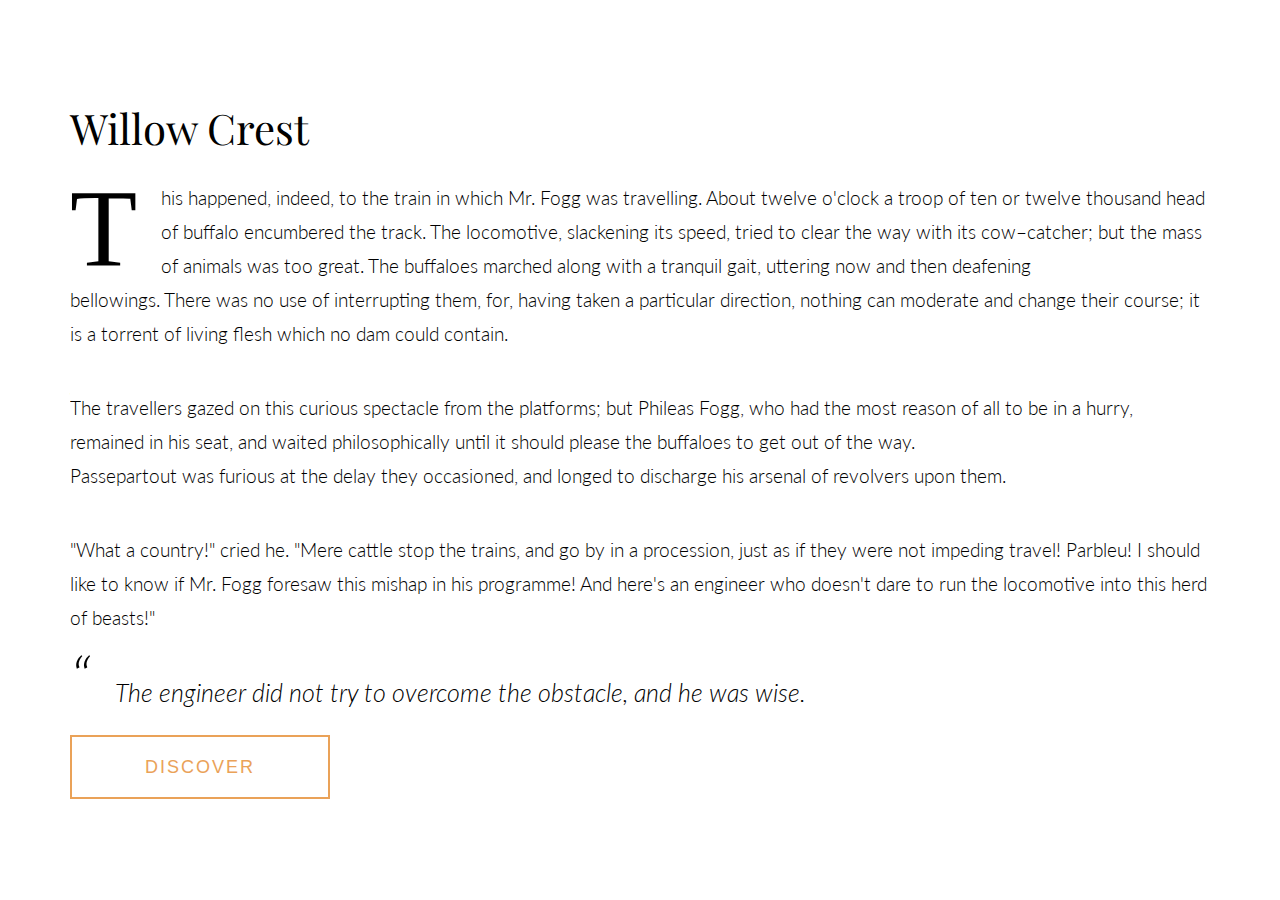
<file: HomeworkFont/index.htm>
<!DOCTYPE html>
<html>
<head>
	<title>Fonts</title>
	<meta name="viewport" content="width=device-width, user-scalable=no, initial-scale=1.0, maximum-scale=1.0, minimum-scale=1.0">
	<link href="https://fonts.googleapis.com/css?family=Playfair+Display" rel="stylesheet">
	<link href="https://fonts.googleapis.com/css?family=Lato:300,300i,700" rel="stylesheet">
	<link rel="stylesheet" type="text/css" href="css/style.css">
</head>
<body>
  <main class="main_content">
  	<h1 class="main_caption">willow crest</h1>	
  		<span class="first_letter"> T </span>
  		<p class="inline"> his happened, indeed, to the train in which Mr. Fogg was travelling. About twelve o'clock a troop of ten or twelve thousand head of buffalo encumbered the track. The locomotive, slackening its speed, tried to clear the way with its cow–catcher; but the mass of animals was too great. The buffaloes marched along with a tranquil gait, uttering now and then deafening 
  		<br>
  		bellowings. There was no use of interrupting them, for, having taken a particular direction, nothing can moderate and change their course; it is a torrent of living flesh which no dam could contain.</p>
  		<p>The travellers gazed on this curious spectacle from the platforms; but Phileas Fogg, who had the most reason of all to be in a hurry, remained in his seat,  and waited philosophically until it should please the buffaloes to get out of the way.
  		<br>
Passepartout was furious at the delay they occasioned, and longed to discharge his arsenal of revolvers upon them.</p>
  		<p>"What a country!" cried he. "Mere cattle stop the trains, and go by in a procession, just as if they were not impeding travel! Parbleu! I should like to know if Mr. Fogg foresaw this mishap in his programme! And here's an engineer who doesn't dare to run the locomotive into this herd of beasts!"</p>
  		<p><span class="point">“</span>     The engineer did not try to overcome the obstacle, and he was wise.</p>
  		<button class="main_button" type="submit">discover</button>
  </main>
</body>
</html>
</file>
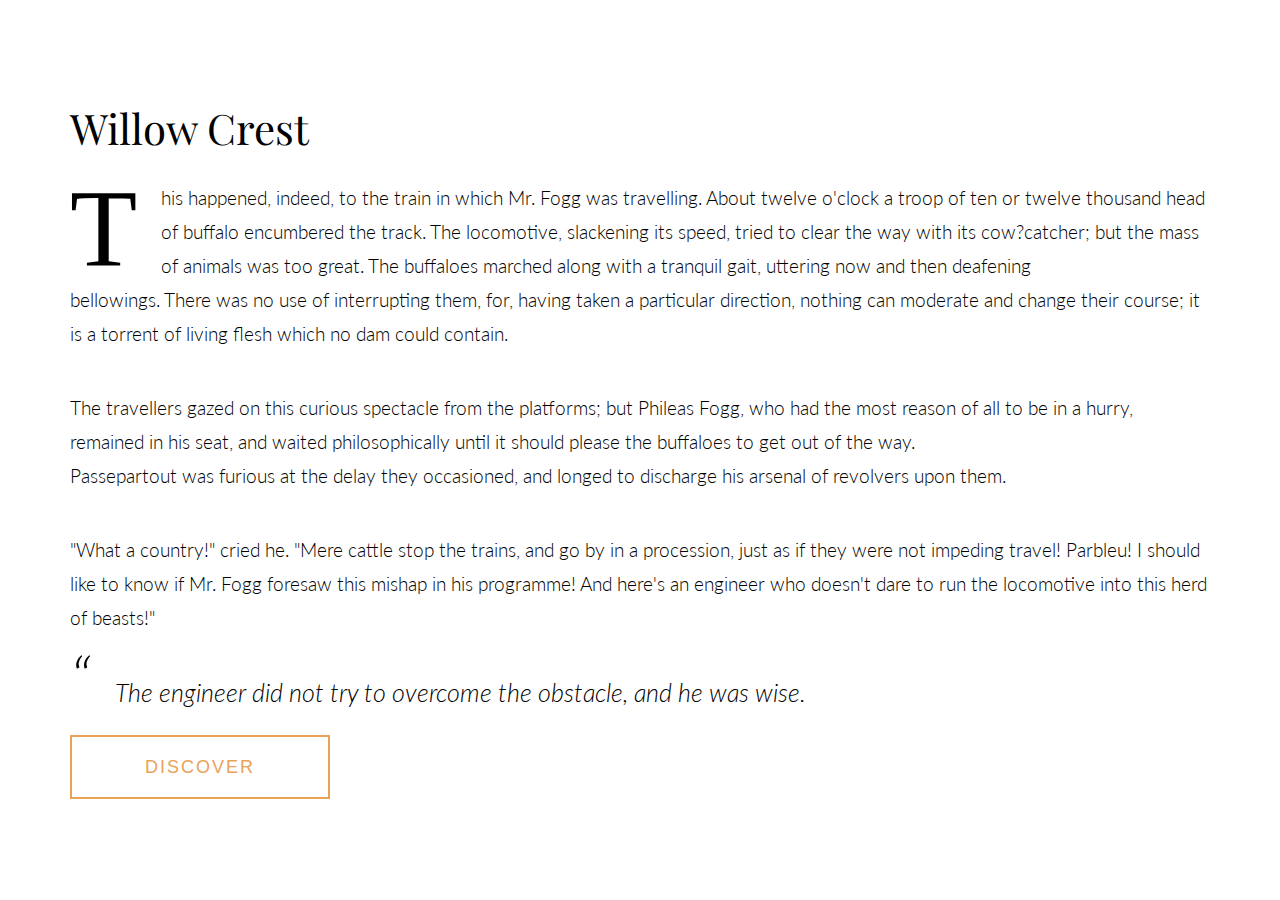
<file: HomeworkFont/index.html>
<!DOCTYPE html>
<html>
<head>
	<title>Fonts</title>
	<meta name="viewport" content="width=device-width, user-scalable=no, initial-scale=1.0, maximum-scale=1.0, minimum-scale=1.0">
	<link href="https://fonts.googleapis.com/css?family=Playfair+Display" rel="stylesheet">
	<link href="https://fonts.googleapis.com/css?family=Lato:300,300i,700" rel="stylesheet">
	<link rel="stylesheet" type="text/css" href="css/style.css">
</head>
<body>
  <main class="main_content">
  	<h1 class="main_caption">willow crest</h1>	
  		<span class="first_letter"> T </span>
  		<p class="inline"> his happened, indeed, to the train in which Mr. Fogg was travelling. About twelve o'clock a troop of ten or twelve thousand head of buffalo encumbered the track. The locomotive, slackening its speed, tried to clear the way with its cow?catcher; but the mass of animals was too great. The buffaloes marched along with a tranquil gait, uttering now and then deafening 
  		<br>
  		bellowings. There was no use of interrupting them, for, having taken a particular direction, nothing can moderate and change their course; it is a torrent of living flesh which no dam could contain.</p>
  		<p>The travellers gazed on this curious spectacle from the platforms; but Phileas Fogg, who had the most reason of all to be in a hurry, remained in his seat,  and waited philosophically until it should please the buffaloes to get out of the way.
  		<br>
Passepartout was furious at the delay they occasioned, and longed to discharge his arsenal of revolvers upon them.</p>
  		<p>"What a country!" cried he. "Mere cattle stop the trains, and go by in a procession, just as if they were not impeding travel! Parbleu! I should like to know if Mr. Fogg foresaw this mishap in his programme! And here's an engineer who doesn't dare to run the locomotive into this herd of beasts!"</p>
  		<p><span class="point">“</span>     The engineer did not try to overcome the obstacle, and he was wise.</p>
  		<button class="main_button" type="submit">discover</button>
  </main>
</body>
</html>
</file>
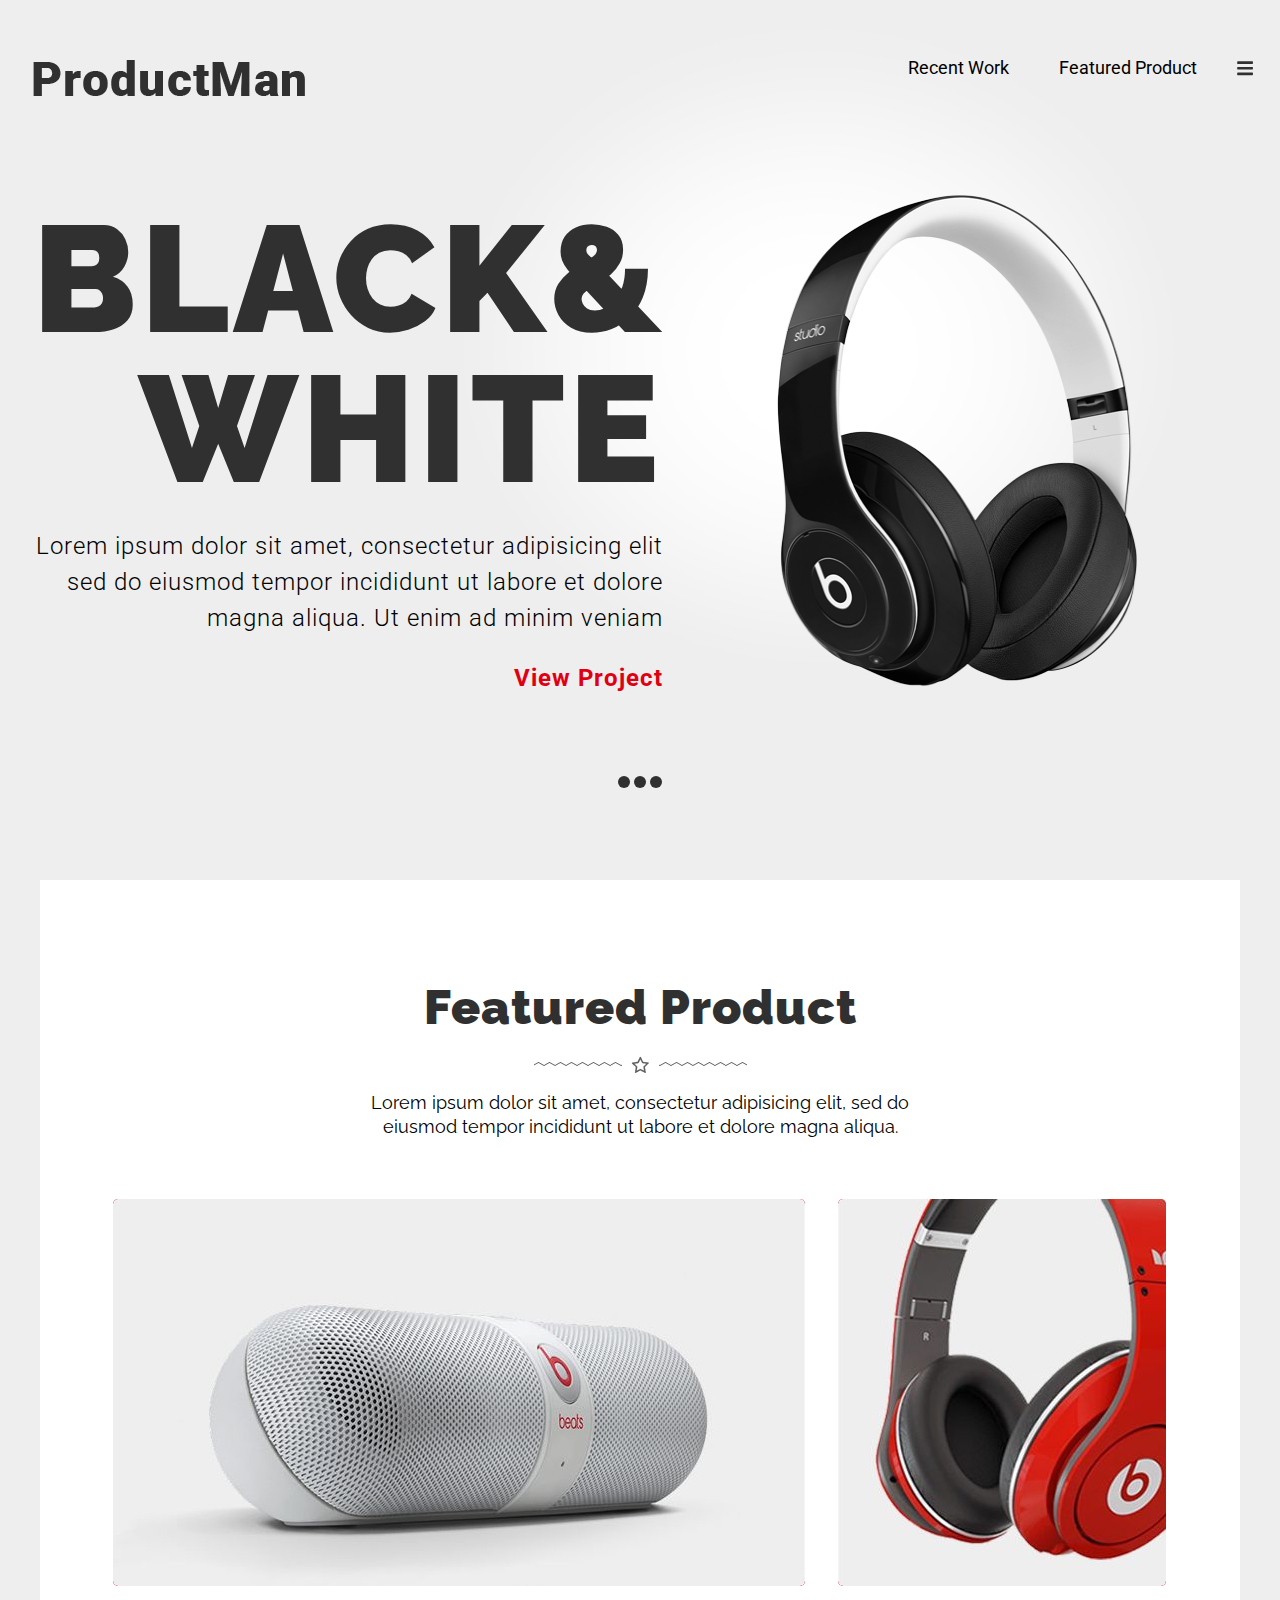
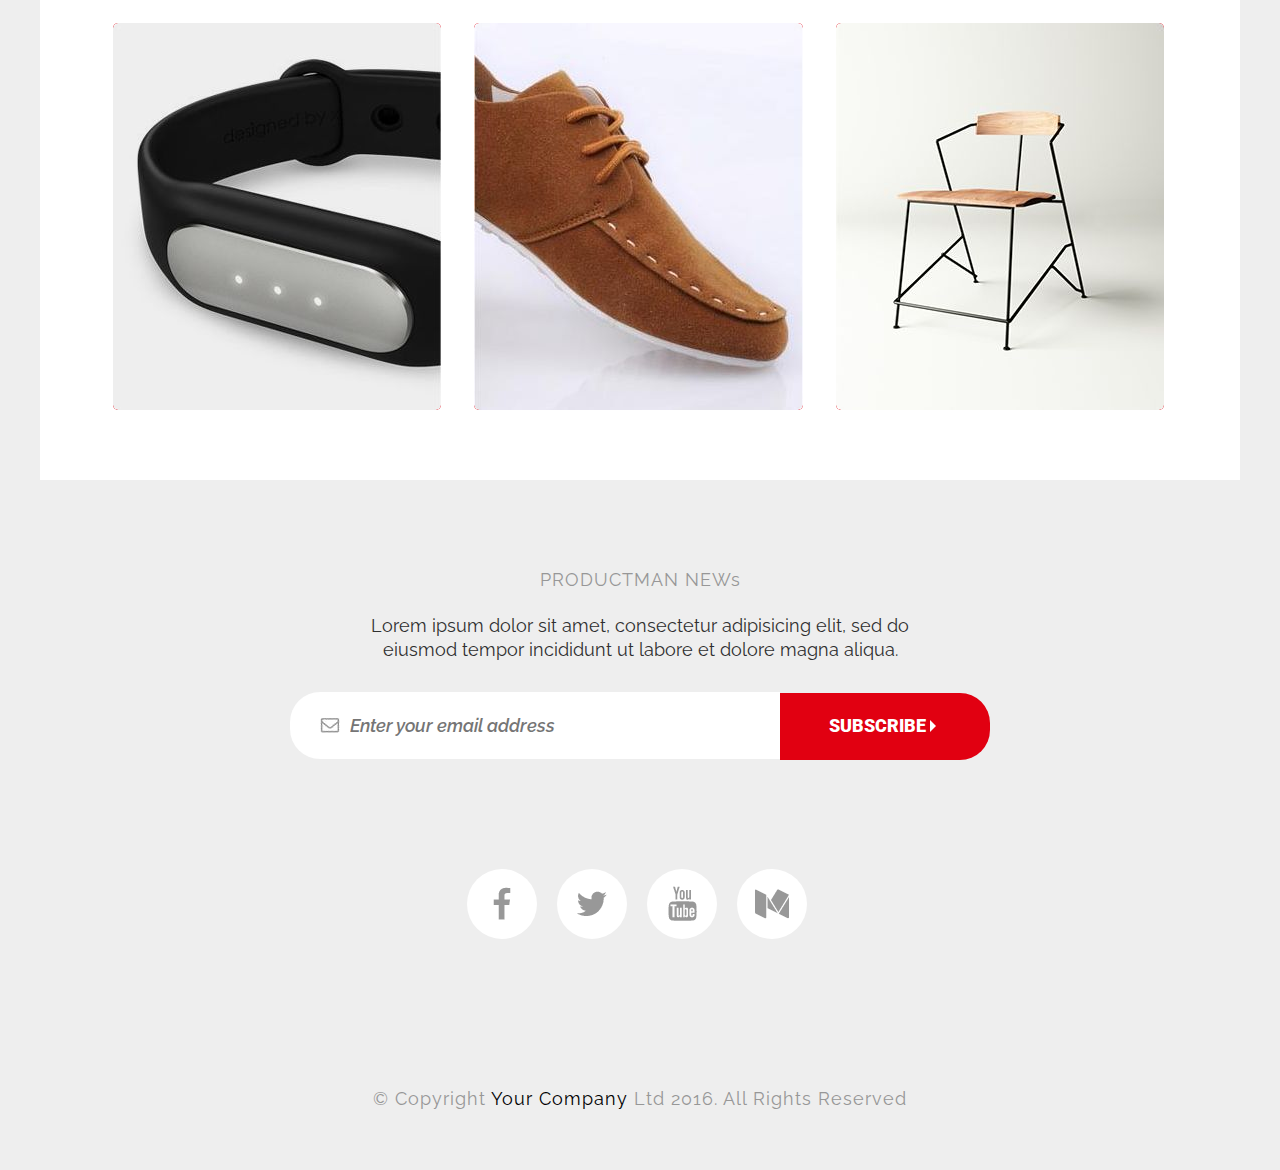
<file: HomeworkPhotoshop/index.html>
<!DOCTYPE html>
<html>
<head>
	<meta charset="utf-8">
	<title></title>
	<meta name="viewport" content="width=device-width, user-scalable=no, initial-scale=1.0, maximum-scale=1.0, minimum-scale=1.0">
	<link rel="stylesheet" href="css/normalize.css">
	<link rel="stylesheet" href="css/style.css">
</head>
<body>
	<div class="upsection">
		<header class="main_head">
			<div class="logo">
				<a href="/">
					<img src="img/logo.png" alt="logo">
				</a>
			</div>
			<nav class="header_menu">
				<ul>
					<li>Recent Work</li>
					<li>featured Product</li>
				</ul>
				<button class="menu_button"><img src="img/Menu.png" alt=" "></button>
			</nav>
		</header>
		<div class="text">
			<h1>black&
			<br>white</h1>
			<p>Lorem ipsum dolor sit amet, consectetur adipisicing elit sed do eiusmod tempor incididunt ut labore et dolore magna aliqua. Ut enim ad minim veniam</p>
			<p>View Project</p>
		</div>
		<div class="image_main">
			<a href="/"><img src="img/image.png" alt=" "></a>
		</div>
		<form action="" class="three_button">
					<button class="red"></button>
					<button class="red"></button>
					<button class="red"></button>
		</form>		
	</div>
	<main class="main_content">
		<h3>featured product</h3>
		<img src="img/underline.png" alt=" ">
		<p>Lorem ipsum dolor sit amet, consectetur adipisicing elit, sed do
		<br>
		eiusmod tempor incididunt ut labore et dolore magna aliqua. </p>
		<div class="image">
			<div class="first_line">
			<!-- 	<div class="picture_1">
				</div>
				<div class="picture_2">
				</div> -->
			<a href="#">
				<img class="first_image" src="img/main/main_image.jpg" alt="">
				<p>Minimal Product <br>
				<span>Design</span></p>
			</a>
			<a href="#">
				<img class="second_image" src="img/main/main2_image.jpg" alt="">
				<p>Minimal Product <br>
				<span>Design</span></p>
			</a>
			</div>
			<div class="second_line">
				<a href="#">
					<img class="th_image" src="img/main/main_image3.jpg">
					<p>Minimal Product <br>
				<span>Design</span></p>
				</a>
				<a href="#">
					<img class="fouth_image" src="img/main/main_image4.jpg" alt="">
					<p>Minimal Product <br>
				<span>Design</span></p>
				</a>
				<a href="#">
					<img class="fifth_image" src="img/main/main_image5.jpg" alt="">
					<p>Minimal Product <br>
				<span>Design</span></p>
				</a>
			</div>
		</div>
	</main>
	<footer class="main_footer">
		<h3>PRODUCTMAN NEWs</h3>
		<p>Lorem ipsum dolor sit amet, consectetur adipisicing elit, sed do <br> eiusmod tempor incididunt ut labore et dolore magna aliqua. </p>
		<form action=" " class="email">
			<input type="emain" name="email" placeholder="Enter your email address" value="">
			<button class="email_button">subscribe&nbsp;<span></span></button>
		</form>
		<ul class="icon">
			<li>
				<a href=""><img src="img/social/social_1.png" alt="">
				</a>
			</li>
			<li>
				<a href=""><img src="img/social/social_2.png" alt="">
				</a>
			</li>
			<li>
				<a href=""><img src="img/social/social_3.png" alt="">
				</a>
			</li>
			<li>
				<a href=""><img src="img/social/socail_4.png" alt="">
				</a>
			</li>
		</ul>
		<h3>© Copyright <span>Your Company</span> ltd 2016. All Rights Reserved</h3>
	</footer>
</body>
</html>
</file>
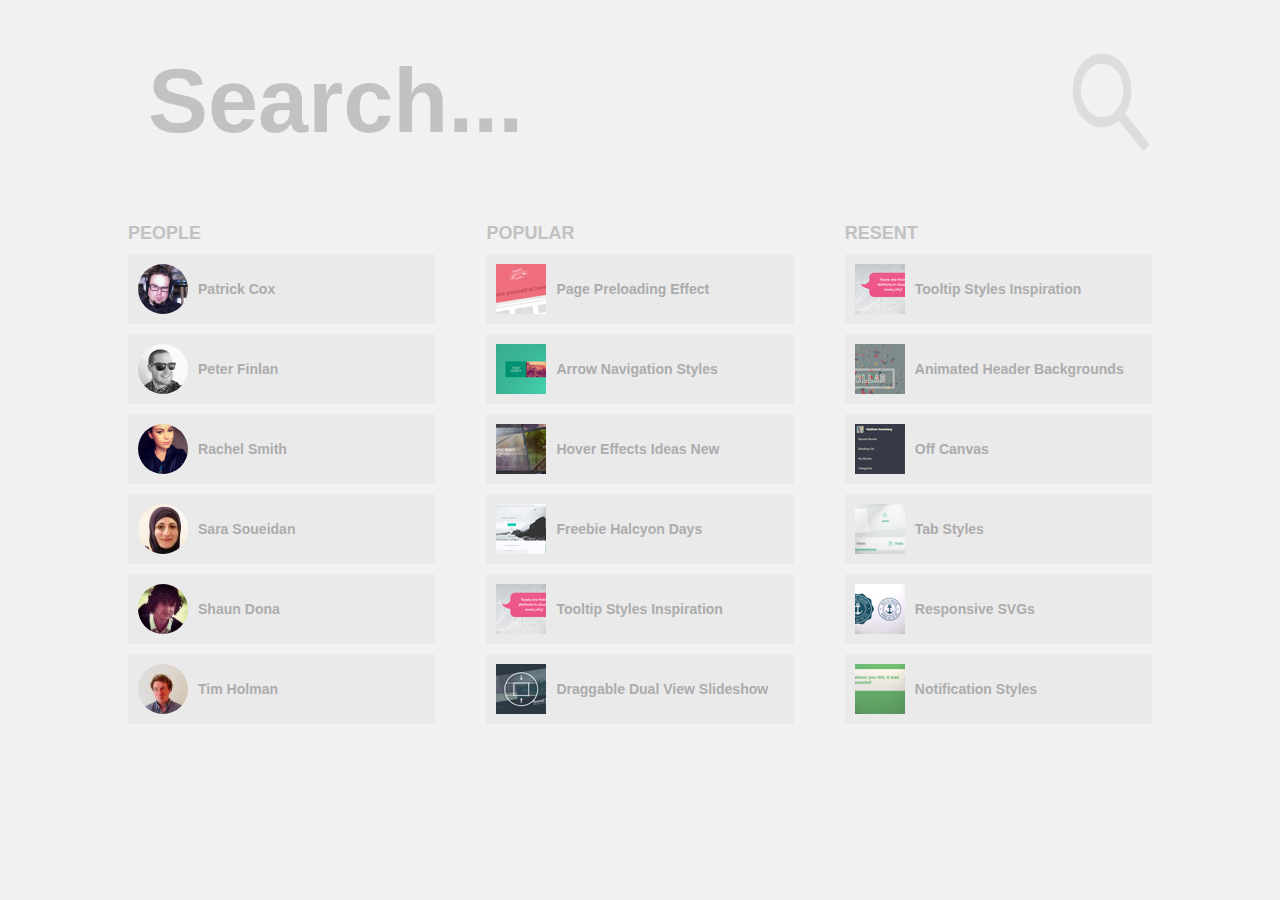
<file: lesson5/index.html>
<!DOCTYPE html>
<html>
<head>
	<title>Search</title>
	<meta charset="utf-8">
	<link rel="stylesheet" type="text/css" href="css/style.css">
	<link rel="shortcut icon" href="img/favicon.png">
</head>
<body>
	<main>
		<form name="form_search" method="post">
			<input class="main_search" type="search" placeholder="Search...">
			<button class="button_search" type="submit" value="adsd">Search</button>
		</form>
	<div class="main_aside">
		<aside class="first_aside">
			<h2>People</h2>
			<ul class="m_list">
				<li><a href="#"><img src="img/avatars/PatrickCox.png" alt="img" class="img_circle"><h3>Patrick&nbsp;Cox</h3></a></li>
				<li><a href="#"><img src="img/avatars/PeterFinlan.jpeg" alt="img" class="img_circle"><h3>Peter&nbsp;Finlan</h3></a></li>
				<li><a href="#"><img src="img/avatars/RachelSmith.png" alt="img" class="img_circle"><h3>Rachel&nbsp;Smith</h3></a></li>
				<li><a href="#"><img src="img/avatars/SaraSoueidan.jpeg" alt="img" class="img_circle"><h3>Sara&nbsp;Soueidan</h3></a></li>
				<li><a href="#"><img src="img/avatars/ShaunDona.jpeg" alt="img" class="img_circle"><h3>Shaun&nbsp;Dona</h3></a></li>
				<li><a href="#"><img src="img/avatars/TimHolman.jpeg" alt="img" class="img_circle"><h3>Tim&nbsp;Holman</h3></a></li>
			</ul>
		</aside>
		<aside class="second_aside">
			<h2>Popular</h2>
			<ul class="m_list">
				<li><a href="#"><img src="img/icon/PagePreloadingEffect.png" alt="img" class="square"><h3>Page&nbsp;Preloading&nbsp;Effect</h3></a></li>
				<li><a href="#"><img src="img/icon/ArrowNavigationStyles.png" alt="img" class="square"><h3>Arrow&nbsp;Navigation&nbsp;Styles</h3></a></li>
				<li><a href="#"><img src="img/icon/HoverEffectsIdeasNew.png" alt="img" class="square"><h3>Hover&nbsp;Effects&nbsp;Ideas&nbsp;New</h3></a></li>
				<li><a href="#"><img src="img/icon/FreebieHalcyonDays.png" alt="img" class="square"><h3>Freebie&nbsp;Halcyon&nbsp;Days</h3></a></li>
				<li><a href="#"><img src="img/icon/TooltipStylesInspiration.png" alt="img" class="square"><h3>Tooltip&nbsp;Styles&nbsp;Inspiration</h3></a></li>
				<li><a href="#"><img src="img/icon/DraggableDualViewSlideshow.png" alt="img" class="square"><h3>Draggable&nbsp;Dual&nbsp;View&nbsp;Slideshow</h3></a></li>
			</ul>
		</aside>
		<aside class="third_aside">
			<h2>Resent</h2>
			<ul class="m_list">
				<li><a href="#"><img src="img/icon/TooltipStylesInspiration.png" alt="img" class="square"><h3>Tooltip&nbsp;Styles&nbsp;Inspiration</h3></a></li>
				<li><a href="#"><img src="img/icon/AnimatedHeaderBackgrounds.png" alt="img" class="square"><h3>Animated&nbsp;Header&nbsp;Backgrounds</h3></a></li>
				<li><a href="#"><img src="img/icon/OffCanvas.png" alt="img" class="square"><h3>Off&nbsp;Canvas</h3></a></li>
				<li><a href="#"><img src="img/icon/TabStyles.png" alt="img" class="square"><h3>Tab&nbsp;Styles</h3></a></li>
				<li><a href="#"><img src="img/icon/ResponsiveSVGs.png" alt="img" class="square"><h3>Responsive&nbsp;SVGs</h3></a></li>
				<li><a href="#"><img src="img/icon/NotificationStyles.png" alt="img" class="square"><h3>Notification&nbsp;Styles</h3></a></li>
			</ul>
		</aside>
	</div>
	</main>
</body>
</html>
</file>
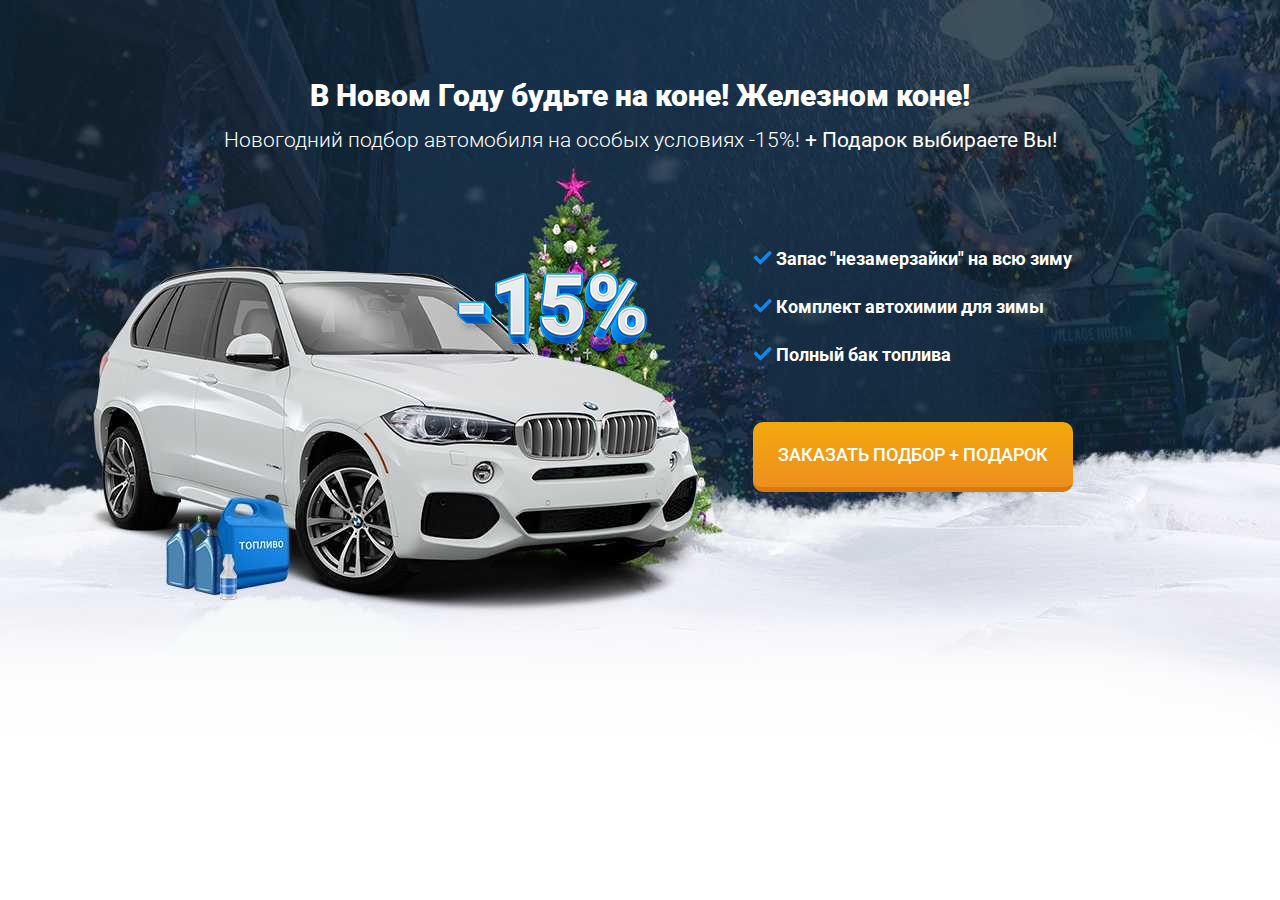
<file: nY/index.html>
<!DOCTYPE html>
<html lang="en">
<head>
    <meta charset="UTF-8">
    <meta name="viewport" content="width=device-width, user-scalable=no, initial-scale=1.0, maximum-scale=1.0, minimum-scale=1.0">
    <title>NewYear</title>
    <link href="https://fonts.googleapis.com/css?family=Roboto:300,400,500,900&amp;subset=cyrillic" rel="stylesheet">
    <link rel="stylesheet" href="css/style.css">
</head>
<body>
   <div class="new-y">
       <div class="new-y-frame">
            <div class="new-y-frame__wrt">
                <p class="new-y-frame__title">
                    В Новом Году будьте на коне! Железном коне!
                </p>
                <p class="new-y-frame__subtitle">
                    Новогодний подбор автомобиля на особых условиях -15%! <span>+ Подарок выбираете Вы!</span>                
                </p>
            </div>
            <div class="new-y-frame__pt">
                <img src="img/3d.png" alt="percent" class="new-y-frame__imgpt">
            </div>
                <div class="new-y-frame__wrl">
                    <ul class="new-y-frame__list">
                        <li class="new-y-frame__items">
                            <div class="done"></div>
                            <p class="new-y-frame__text">Запас "незамерзайки" на всю зиму</p>
                        </li>
                        <li class="new-y-frame__items">
                            <div class="done"></div>
                            <p class="new-y-frame__text">Комплект автохимии для зимы</p>
                        </li>
                        <li class="new-y-frame__items">
                            <div class="done"></div>
                            <p class="new-y-frame__text">Полный бак топлива</p>
                        </li>
                    </ul>
                    <a href="#" class="button">
                        заказать подбор + подарок
                    </a>
                </div>
        </div>
   </div>
</body>
</html>
</file>
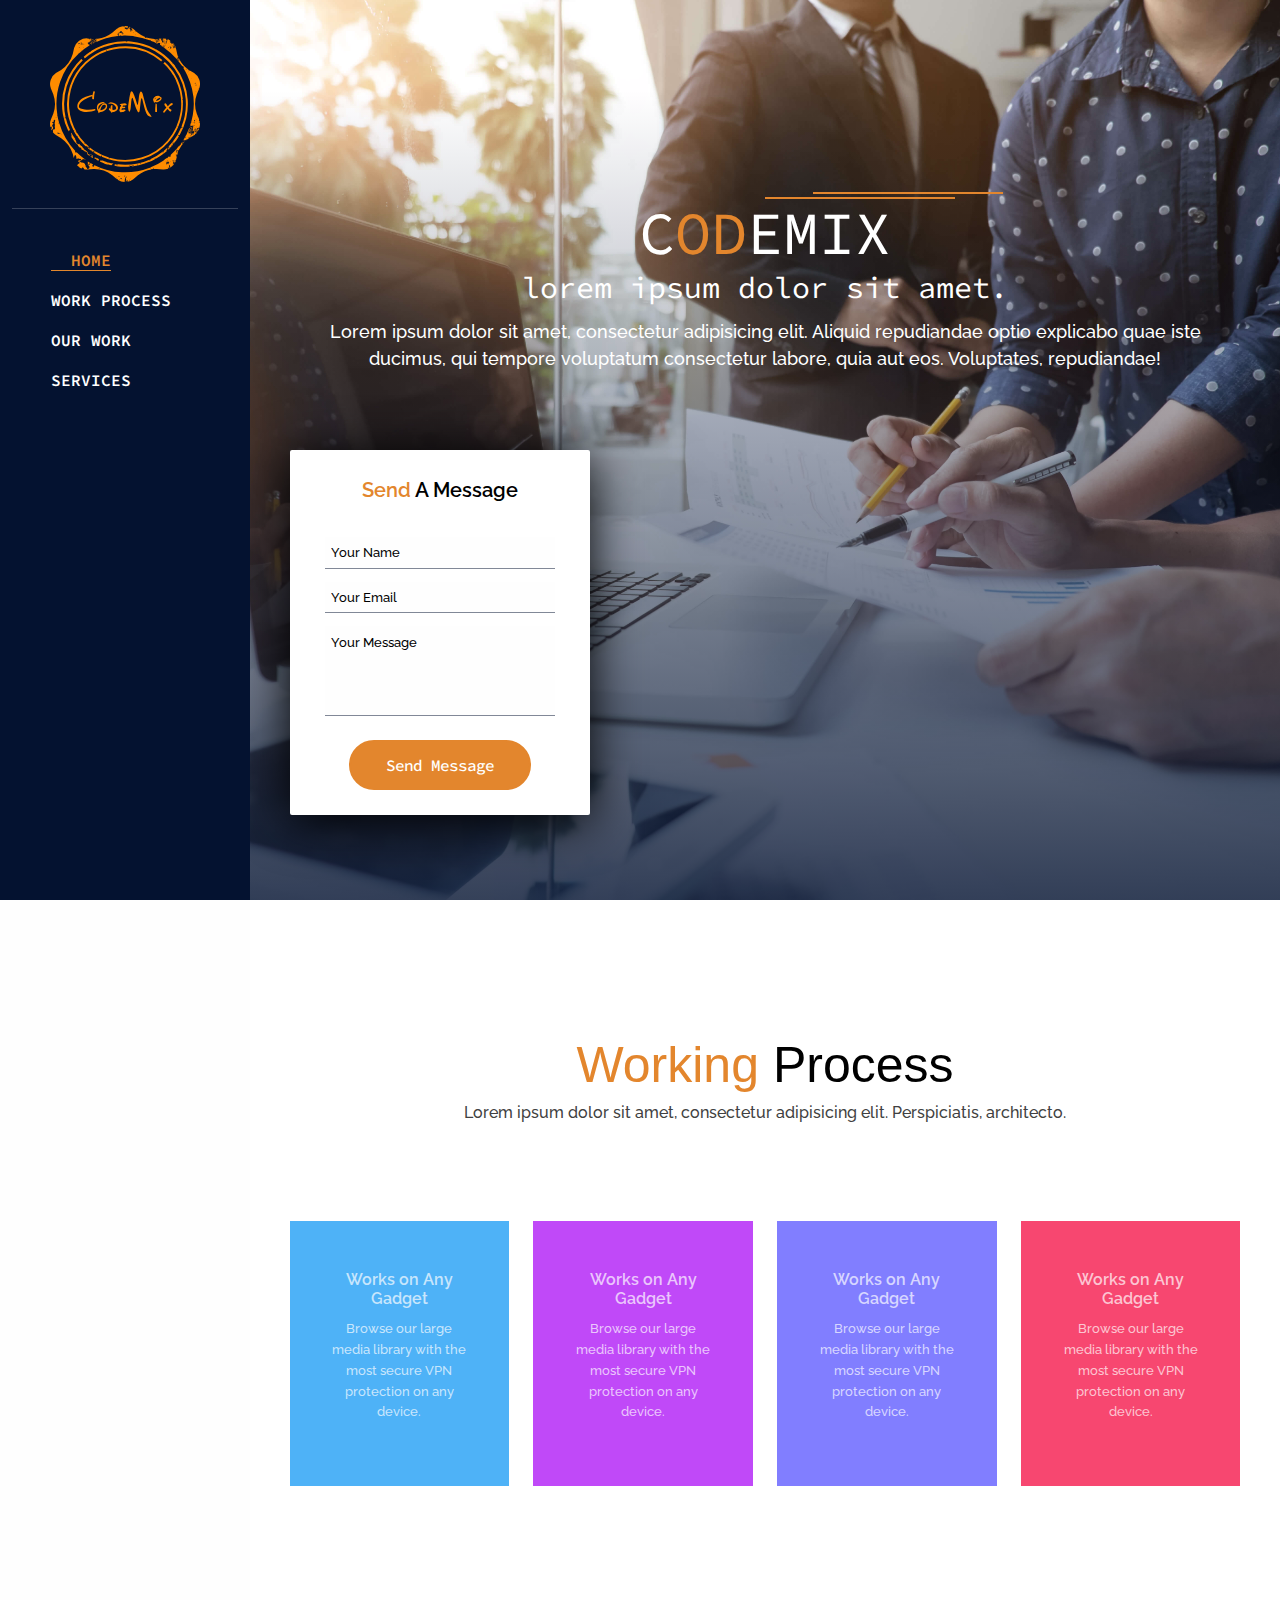
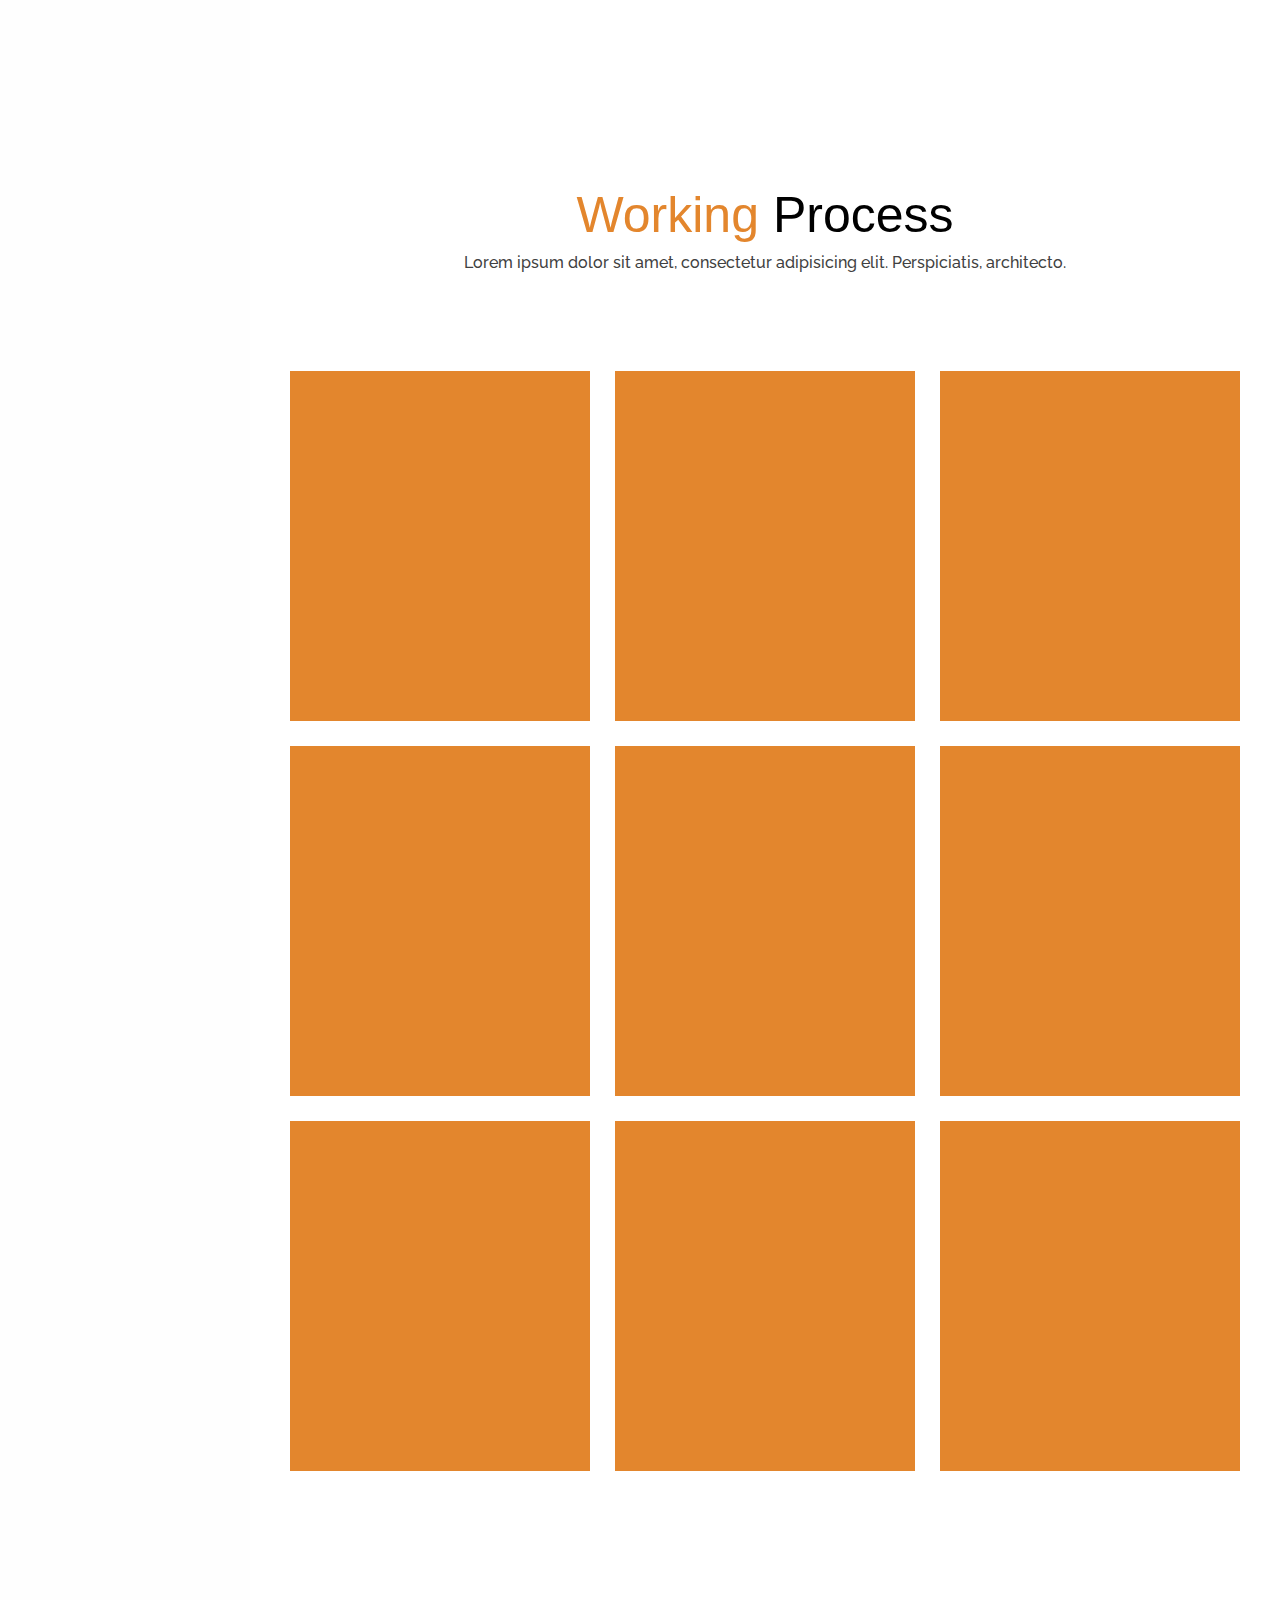
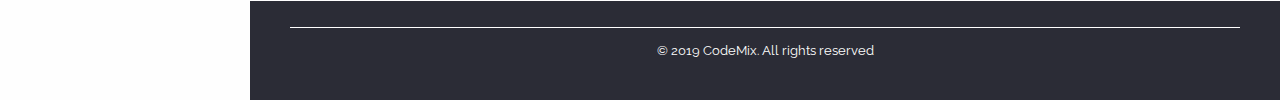
<file: toster/index.html>
<!DOCTYPE html>
<html>
<head>
	<meta charset="UTF-8">
	<meta name="viewport" content="width=device-width, user-scalable=no, initial-scale=1.0, maximum-scale=1.0, minimum-scale=1.0">
	<title>CodeMix</title>
	<!-- <link rel="shortcut icon" type="image/jpg" title="SiteName" href="favicon.jpg"> -->
	<link rel="stylesheet" href="https://use.fontawesome.com/releases/v5.7.1/css/all.css" integrity="sha384-fnmOCqbTlWIlj8LyTjo7mOUStjsKC4pOpQbqyi7RrhN7udi9RwhKkMHpvLbHG9Sr" crossorigin="anonymous">
	<link href="https://fonts.googleapis.com/css?family=Source+Code+Pro:300,400,500,700" rel="stylesheet">
	<link href="https://fonts.googleapis.com/css?family=Raleway:300,400,500,600" rel="stylesheet">
	<link rel="stylesheet" href="css/app.min.css">
</head>
<body>
	<header class="main-header" data-csp="header">
		<div class="row st-row">
			<div class="columns large-offset-0 large-3 medium-offset-0 medium-3 small-8">
				<div class="main-header__wrp-logo">
					<a href="/" class="main-header__lnk-logo">
						<img src="images/logo.svg" alt="Logo Moralin Limited" class="logo-img">
					</a>
				</div>
			</div>
			<div class="columns large-offset-2 large-6 medium-offset-2 medium-7 small-offset-2 small-2 p-relat">
				<div class="navBurger" role="navigation" id="navToggle"></div> 
				<div id="test" class="overlay">
					<nav class="main-menu overlayMenu" id="test">
						<ul class="main-menu__list" id="main-menu__list">
							<li class="main-menu__items">
								<a href="#main-section" class="main-menu__link smoothScroll active" data-csp="header-home">home</a>
							</li>
							<li class="main-menu__items">
								<a href="#services-section" class="main-menu__link smoothScroll" data-csp="header-services">Work Process</a>
							</li>
							<li class="main-menu__items">
								<a href="#second-section" class="main-menu__link smoothScroll" data-csp="header-about">Our Work</a>
							</li>
							<li class="main-menu__items">
								<a href="#contact-screen" class="main-menu__link smoothScroll" data-csp="header-contact">Services</a>
							</li>
						</ul>
					</nav>
				</div>
			</div>
		</div>
	</header>
	<div class="wrapper-main-content">
		<section id="main-section" class="main-section">
			<div class="row text-center">
				<div class="columns large-12 medium-12 small-12 align-self-bottom">
					<div class="main-content">
						<div class="main-content__title">
							<h1>
								<span class="main-content__title--name" data-tilt>
									C<span class="main-content__title--decor">od</span>eMix
								</span>
								lorem ipsum dolor sit amet.
							</h1>
						</div>
						<p class="main-content__subtitle" data-tilt>
							Lorem ipsum dolor sit amet, consectetur adipisicing elit. Aliquid repudiandae optio explicabo quae iste ducimus, qui tempore voluptatum consectetur labore, quia aut eos. Voluptates, repudiandae!
						</p>
					</div>
				</div>
			</div>
			<div class="row text-center">
				<div class="columns large-4 align-self-bottom wow fadeInUp">
					<form action="#" class="contact-form">
						<p class="contact-form__title"><span>send</span> a message</p>
						<input type="text" placeholder="Your Name" name="name" class="contact-form__in-name">
						<input type="email" placeholder="Your Email" name="email" class="contact-form__in-email">
						<textarea name="message" placeholder="Your Message" class="contact-form__in-textarea"></textarea>
						<button type="submit" class="contact-form__btn">Send message</button>
					</form>
				</div>
			</div>		
		</section>
		<section id="services-section" class="services-section">
			<div class="row text-center mb">
				<div class="columns large-12">
					<div class="wrapper-ser-title">
						<h1><span>Working</span> Process</h1>
					</div>
					<p class="ser-subtitle"> 
						Lorem ipsum dolor sit amet, consectetur adipisicing elit. Perspiciatis, architecto.
					</p>
				</div>
			</div>
			<div class="row">
				<div class="columns large-3 medium-6 small-12">
					<div class="content-wrapper ft">
						<div class="wrap-icon">
							<i class="fas fa-code"></i>
						</div>
						<p class="serv-title">Works on Any Gadget</p>
						<p class="serv-subtitle">
							Browse our large media library with the most
							secure VPN protection on any device.
						</p>
					</div>
				</div>
				<div class="columns large-3 medium-6 small-12">
					<div class="content-wrapper sc">
						<div class="wrap-icon">
							<i class="fas fa-tv"></i>
						</div>
						<p class="serv-title">Works on Any Gadget</p>
						<p class="serv-subtitle">
							Browse our large media library with the most
							secure VPN protection on any device.
						</p>
					</div>
				</div>
				<div class="columns large-3 medium-6 small-12">
					<div class="content-wrapper th">
						<div class="wrap-icon">
							<i class="fas fa-search"></i>
						</div>
						<p class="serv-title">Works on Any Gadget</p>
						<p class="serv-subtitle">
							Browse our large media library with the most
							secure VPN protection on any device.
						</p>
					</div>
				</div>
				<div class="columns large-3 medium-6 small-12">
					<div class="content-wrapper fh">
						<div class="wrap-icon">
							<i class="fas fa-diagnoses"></i>
						</div>
						<p class="serv-title">Works on Any Gadget</p>
						<p class="serv-subtitle">
							Browse our large media library with the most
							secure VPN protection on any device.
						</p>
					</div>
				</div>
			</div>
		</section>
		<section id="second-section" class="second-section" data-csp="section-bg-image">
			<div class="row text-center mb">
				<div class="columns large-12">
					<div class="wrapper-ser-title">
						<h1><span>Working</span> Process</h1>
					</div>
					<p class="ser-subtitle"> 
						Lorem ipsum dolor sit amet, consectetur adipisicing elit. Perspiciatis, architecto.
					</p>
				</div>
			</div>
			<div class="row work-row">
				<div class="columns large-4 medium-6 small-12">
					<div class="wrapper-card">
						<div class="wrapper-card__font">
							<a href="#" class="link-work"></a>
						</div>
						<div class="wrapper-card__back">
							<p class="wrapper-card__back--text">
								more
							</p>
						</div>
					</div>
				</div>
				<div class="columns large-4 medium-6 small-12">
					<div class="wrapper-card">
						<div class="wrapper-card__font">
							<a href="#" class="link-work"></a>
						</div>
						<div class="wrapper-card__back">
							<p class="wrapper-card__back--text">
								more
							</p>
						</div>
					</div>
				</div>
				<div class="columns large-4 medium-6 small-12">
					<div class="wrapper-card">
						<div class="wrapper-card__font">
							<a href="#" class="link-work"></a>
						</div>
						<div class="wrapper-card__back">
							<p class="wrapper-card__back--text">
								more
							</p>
						</div>
					</div>
				</div>

			
				<div class="columns large-4 medium-6 small-12">
					<div class="wrapper-card">
						<div class="wrapper-card__font">
							<a href="#" class="link-work"></a>
						</div>
						<div class="wrapper-card__back">
							<p class="wrapper-card__back--text">
								more
							</p>
						</div>
					</div>
				</div>
				<div class="columns large-4 medium-6 small-12">
					<div class="wrapper-card">
						<div class="wrapper-card__font">
							<a href="#" class="link-work"></a>
						</div>
						<div class="wrapper-card__back">
							<p class="wrapper-card__back--text">
								more
							</p>
						</div>
					</div>
				</div>
				<div class="columns large-4 medium-6 small-12">
					<div class="wrapper-card">
						<div class="wrapper-card__font">
							<a href="#" class="link-work"></a>
						</div>
						<div class="wrapper-card__back">
							<p class="wrapper-card__back--text">
								more
							</p>
						</div>
					</div>
				</div>
				<div class="columns large-4 medium-6 small-12">
					<div class="wrapper-card">
						<div class="wrapper-card__font">
							<a href="#" class="link-work"></a>
						</div>
						<div class="wrapper-card__back">
							<p class="wrapper-card__back--text">
								more
							</p>
						</div>
					</div>
				</div>
				<div class="columns large-4 medium-6 small-12">
					<div class="wrapper-card">
						<div class="wrapper-card__font">
							<a href="#" class="link-work"></a>
						</div>
						<div class="wrapper-card__back">
							<p class="wrapper-card__back--text">
								more
							</p>
						</div>
					</div>
				</div>
				<div class="columns large-4 medium-6 small-12">
					<div class="wrapper-card">
						<div class="wrapper-card__font">
							<a href="#" class="link-work"></a>
						</div>
						<div class="wrapper-card__back">
							<p class="wrapper-card__back--text">
								more
							</p>
						</div>
					</div>
				</div>
			</div>
		</section>
		
		<footer id="main-footer" class="main-footer" data-csp="main-footer">
			<div class="row text-center">
				<div class="columns large-12">
					<p class="footer-copyright">
						© 2019 CodeMix. All rights reserved
					</p>
				</div>
			</div>
		</footer>
	</div>
	<script src="js/app.min.js"></script>
</body>
</html>
</file>
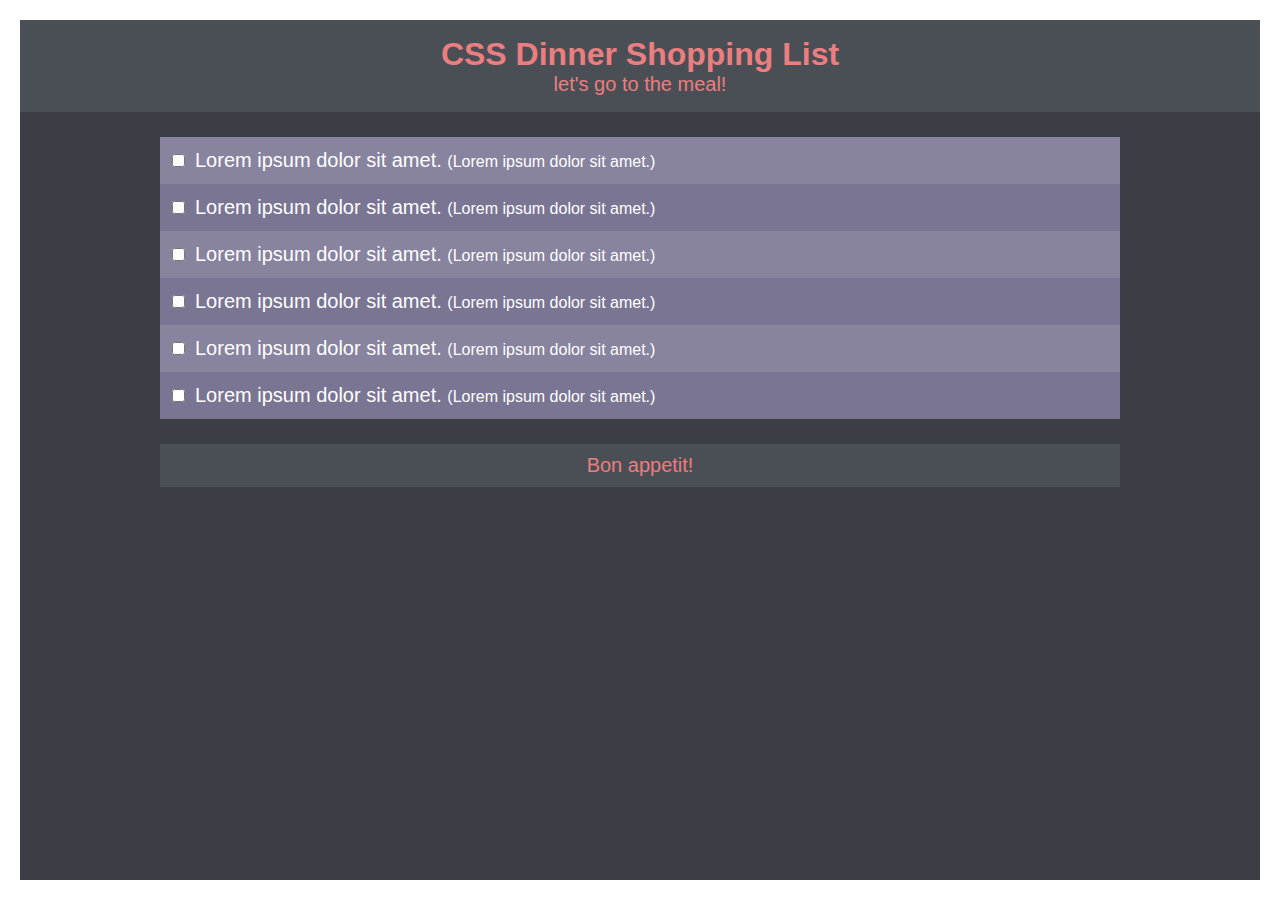
<file: lesson3/lessons.html>
<!DOCTYPE html>
<html lang="en">
<head>
	<meta charset="utf-8">
	<title></title>
	<link rel="stylesheet" href="css/style.css">
	<link rel="shortcut icon"  href="img/favicon.png">
</head>
<body>
	<header class="main_header grey pinck">
		<h1>
			<span class="upper">css</span>&nbsp;Dinner shopping list
		</h1>
		<p class="fs20">let's go to the meal!</p>
	</header>
	<div class="container">
		<main class="main_content">
			<ul class="dinner_list">
				<li>
					
					<label class="fs20" for="dish1"><input type="checkbox" name="menu" id="dish1"><span>Lorem ipsum dolor sit amet. <span class="bracket">Lorem ipsum dolor sit amet.</span></span>
					</label>
				</li>
				<li>
					
					<label class="fs20" for="dish2"><input type="checkbox" name="menu" id="dish2"><span>Lorem ipsum dolor sit amet. <span class="bracket">Lorem ipsum dolor sit amet.</span></span>
					</label>
				</li>
				<li>
					
					<label class="fs20" for="dish3"><input type="checkbox" name="menu" id="dish3"><span>Lorem ipsum dolor sit amet. <span class="bracket">Lorem ipsum dolor sit amet.</span></span>
					</label>
				</li>
				<li>
					
					<label class="fs20" for="dish4"><input type="checkbox" name="menu" id="dish4"><span>Lorem ipsum dolor sit amet. <span class="bracket">Lorem ipsum dolor sit amet.</span></span>
					</label>
				</li>
				<li>
					
					<label class="fs20" for="dish5"><input type="checkbox" name="menu" id="dish5"><span>Lorem ipsum dolor sit amet. <span class="bracket">Lorem ipsum dolor sit amet.</span></span>
					</label>
				</li>
				<li>
					
					<label class="fs20" for="dish6"><input type="checkbox" name="menu" id="dish6"><span>Lorem ipsum dolor sit amet. <span class="bracket">Lorem ipsum dolor sit amet.</span></span>
					</label>
				</li>
			</ul>
			<footer class="main_footer grey pinck">
				<p>Bon appetit!</p>
			</footer>
		</main>
	</div>
</body>
</html>
</file>
<file: HomeworkFont/css/style.css>
*{
	box-sizing: border-box;
	padding: 0;
	margin: 0;
}
body {
	max-width: 100%;
		
	
}
.main_content{
	max-width: 1140px;
	height: 700px;
	margin: 0 auto;
	margin-top: 100px;

	
}
h1.main_caption{
	font-family: 'Playfair Display', serif;
	font-size: 42px;
	font-weight: 400;
	margin-bottom: 25px;
	text-transform: capitalize;
	
}
.first_letter {
	font-weight: 400;
	font-size: 110px;
	margin-right: 24px;
	float: left;
	line-height: 97px;
	text-transform: capitalize;
}
.inline {

	
}   
p {
	font-family: 'Lato', sans-serif;
	font-size: 19px;
	font-weight: 300;
	line-height: 34px;
	text-align: left;
	margin-bottom: 40px;
}
.main_content p:nth-child(6){
	
	font-size: 25px;
	font-style: oblique;
	line-height: 5px;
}
.point{
	font-size: 63px;
	padding-right: 20px;

}
.main_button{
	width: 260px;
	height: 64px;
	list-style: none;
	background: inherit;
	border: 2px solid #eaa258;
	font-style: bold;
	text-transform: uppercase;
	letter-spacing: 2px;
	color: #eaa258;
	font-size: 18px;
}
</file>
<file: HomeworkPhotoshop/css/style.css>
@import url('https://fonts.googleapis.com/css?family=Roboto:300,400,700,900');
@import url('https://fonts.googleapis.com/css?family=Raleway:400,600i,900');
body{
	max-width: 1500px;
	margin: 0 auto;
	background-color: #eeeeee;
}
.upsection {
	max-width: 1214px;
	height: 720px;
	margin: 0 auto;
	padding-top: 60px;
	background: url("../img/bg_gradient.png") no-repeat 0 0;
	background-size: cover;

}
.header_menu,
.logo,
.header_menu ul{
	display: inline-block;
}
.logo a img{
	width: 272px;
	height: 36px;
	display: block;
}
.header_menu ul li {
	display: inline-block;
	text-transform: capitalize;
	font-family: 'Roboto', sans-serif;
	margin-left: 46px;
	font-size: 18px;
	font-weight: 400px;	 
}

.header_menu ul{
	margin-right: 30px;
	margin-top: 0px;
}
.menu_button {
	width: 16px;
	height: 15px;
	background: inherit;
	list-style: none;
	border: none;
	cursor: pointer;
	outline: none;
}
.menu_button img{
	display: block;
}
.header_menu {
float: right;
line-height: 0;
}
.main_head{
	margin-bottom: 95px;
}
.text{
	width: 630px;
	height: 495px;
}
div.text h1{
 text-transform: uppercase;
 font-family: 'Raleway', sans-serif;
 font-weight: 900;
 font-size: 150px;
 text-align: right;
 line-height: 150px;
 letter-spacing: 4px;
 color: rgb(48,48,48);
 margin: 0;	
}
.text h1 + p {
	font-size: 24px;
	letter-spacing: 1px;
    line-height: 36px;
    font-family: 'Roboto', sans-serif;
    font-weight: 300;
    text-align: right;
    margin-bottom: 0;
}
.text p:last-child{
	font-size: 24px;
letter-spacing: 1px;
line-height: 36px;
color: rgb(225,0,17);
font-family: "Roboto", sans-serif;
font-weight: 700;
text-align:right;
margin-bottom: 0;
}

.text,
.image_main,
.image_main a{
	display: inline-block;
}
.image_main{
margin-left: 110px;

}
.image_main a img{
	width: 360px;
	height: 491px;
	display: block;
}
.three_button{
	text-align: center;
	margin-top: 75px;
}
.red{
	background-color: rgb(48,48,48);
    list-style: none;
    outline: none;
    padding: 0;
	width: 12px;
	height: 12px;
	border: none;
	border-radius: 50%;
}
.red:hover{
	background-color: rgb(225,0,17);
}


.main_content {
	width: 1200px;
	height: 1200px;
	background: #ffffff;
	margin: 0 auto;
	margin-top: 100px;
	
}
.main_content h3{
	margin-bottom: 21px;
	text-transform: capitalize;
	font-weight: 900;
	font-family:'Raleway', sans-serif;
	font-size: 48px;
	color: rgb(48,48,48);
	padding-top: 100px;
	letter-spacing: 1px;
	text-align: center;
}
.main_content h3 + img{
	display: block;
	margin: 0 auto;
	margin-bottom: 0;
	width: 213px;
	height: 17px;

}
.main_content p{
	font-size: 18px;
	font-family: 'Raleway', sans-serif;
	font-weight: 400px;
	line-height: 24px;
	text-align: center;
}
.image {
	width: 1055px;
	height: 385px;
	margin: 0 auto;
	margin-top: 60px;
}
.image img{
	display: block;
	border-radius: 5px;
	
}
div.image a {
	display: inline-block;
	overflow: hidden;
	background: #e10011;
	border-radius: 5px;
	position: relative;
}
div.example{
	position: relative;
}
.first_line a:first-child {
	margin-right: 29px;
}
.first_image{
	width: 692px;
	height: 387px;
	
}
.second_image{
	width: 328px;
	height: 387px;

}

.second_line{
	margin-top: 32px;
}
.second_line a {
	margin-right: 29px;
}
.second_line a:last-child{
	margin-right: 0;
}
img.th_image{
	width: 328px;
	height: 387px;	
}
.fouth_image{
	width: 329px;
	height: 387px;	
}
.fifth_image{
	width: 328px;
	height: 387px;
}
.image p{
	position: absolute;
	font-family: "Roboto", sans-serif;
	font-weight: 900;
	font-size: 30px;
	top: 70%;
	left: 30px;
	color: #ffffff;
	text-align: left;
	opacity: 0;
	line-height: 30px;
}

.image a:hover img{
	opacity: 0;
}
.image a:hover p{
	opacity: 1;
}
.image a:hover span{
	border-bottom: 5px solid #ffffff;
	opacity: 1; 
}

/*Footer*/


.main_footer{
	width: 1200px;
	height: 600px;
	margin: 0 auto;
	font-size: 0;
}
.main_footer > h3{
	margin-top:90px;
	text-transform: uppercase;
	font-weight: 900;
	font-family:'Raleway', sans-serif;
	font-size: 48px;
	color: rgb(48,48,48);
	letter-spacing: 1px;
	text-align: center;
	margin-bottom: 23px;
}
.main_footer h3 + p {
font-size: 18px;
line-height: 24px;
color: #303030;
font-family: "Raleway", sans-serif;
text-align: center;
font-weight: 400;
margin-bottom: 30px;
}
.email {
    width: 700px;
	height: 67px;
	margin: 0 auto;
}	
.email input{
	width: 70%;
	height: 100%;
	display: inline-block;	
	box-sizing: border-box;
	font-size: 14px;
	border-radius: 30px 0 0 30px;
	border: none;	
	outline: none;
	 background: #ffffff url("../img/icon_email.jpg") no-repeat 30px 50% ;  
}
.email button {
	width: 30%;
	height: 100%;
	box-sizing: border-box;
	font-size: 18px;
	border-radius: 0 30px 30px 0;
	border: none;
	outline: none;
	background: #e10011 ;
	color: #ffffff;
	font-family: "Roboto", sans-serif;
	font-weight: 900;
	text-transform: uppercase;
	display: inline-block;

}
.email button span{
	width: 0;
	height: 0;
	display: inline-block;
	border: 6px solid #e10011;
	border-left-color: white;
}
input[placeholder="Enter your email address"] {
	font-size: 18px;
	font-family: "Raleway", sans-serif;
	padding-left: 60px;
	font-weight: 600;
	font-style: italic;
}
.icon {
	padding: 0;
	margin: 110px 0 150px 427px;	
	
}
.icon li {
	display: inline-block;
	margin-right: 20px; 
}
.icon li:last-child {
	margin-right: 0; 
}
.icon li a{
	display: block;
	width: 70px;
	height: 70px;
	border-radius: 50%;
	background-color: #ffffff;
	position: relative;
}
.icon li a img{
	margin: auto;
  position: absolute;
  top: 0;
  left: 0;
  bottom: 0; 
  right: 0;
}
.main_footer h3{
	font-size: 18px;
	color: #979797;
	font-family: "Raleway", sans-serif;
	font-weight: 400;
	text-transform: capitalize;
}
.main_footer h3 span{
	color: black;
}
/*.first_line a{
	display: block;
}
.first_line div{
	display: inline-block;
	border-radius: 5px;
}
.picture_1{
	width: 690px;
	height: 385px;
	margin-right: 30px;
	background: #eeeeee url("../img/image_1.png") no-repeat ;
	background-position: -104px -68px;
}
.picture_2{
	width: 325px;
	height: 385px;
	background: #eeeeee url("../img/image_2.png") no-repeat ;
	background-position: 35px -70px;	 
}*/
</file>
<file: lesson5/css/style.css>
*{
	color: #c2c2c2;
	margin: 0;
	font-family: Arial, sans-serif;	
}

body{
	padding-top: 50px;
	background-color: #f1f1f1;
}
form[name="form_search"]{
	display: inline-block;
	width: 80%;
	margin: 0 10% 0 10%;
	font-size: 0;	
}
.main_search{
	width: 92%;
	padding: 0 0 0 20px;
	border: none;
	font-size: 90px;
	background: transparent;
	color: #ec5a62;
	font-weight: 600;
	outline: 0;
}
input.main_search::placeholder	{
	color: #c2c2c2;
}
.button_search{
	
	width: 8%;
	font-size: 90px;
	overflow: hidden;
	background: transparent url(../img/magnifier.svg) no-repeat center center ;
	border: none;
	padding: 0;
}

button.button_search {
	color: transparent;
}
/* Delete bottom x into input only Chrome*/
input[type="search"]::-webkit-search-decoration,
input[type="search"]::-webkit-search-cancel-button,
input[type="search"]::-webkit-search-results-button,
input[type="search"]::-webkit-search-results-decoration { display: none; }
/* ASIDE */
.main_aside aside {
	display: inline-block;
	font-size: 12px;
	margin-left: 5%

}
.main_aside aside:first-child{
	margin-left: 0;
}
.main_aside {
	width: 80%;
	margin: 0 10% 0 10%;
	padding: 70px 0 70px 0;
	font-size: 0;
}
.main_aside ul{
	padding-left: 0;
	margin-left:  0;
	list-style-type: none;
}
.main_aside h2{
	text-transform: uppercase;
}

div.main_aside aside.first_aside{
	width: 30%;
	
}
div.main_aside aside.second_aside{
	width: 30%;
	
}
div.main_aside aside.third_aside{
	width: 30%;	
}	

.m_list a{
	margin: 10px 0;
	display: block;
	padding: 10px;
	background: rgba(118,117,128,0.05);
}
ul.m_list li a img {
	display: inline-block;
	width: 50px;
	height: 50px;
	margin: 0 10px 0 0;
	vertical-align: middle;
}
.m_list h3 {
	vertical-align: middle;
	display: inline-block;
    color: #acacac;
	
}

.m_list a:hover{
	color: #ec5a62;
	background-color: rgba(118,117,128,0.1);
}
.m_list a:hover h3{
	color: #ec5a62;
	
}
.img_circle{
	border-radius: 50%;
}
button.button_search:hover{
	background-size: 90px;
}
</file>
<file: nY/css/style.css>
* {
  padding: 0;
  margin: 0;
  -webkit-box-sizing: border-box;
  box-sizing: border-box; }

.new-y {
  font-family: 'Roboto', sans-serif;
  color: #fff;
  background-image: url("../img/new_year_bg.jpg");
  background-position: 50% 50%;
  background-repeat: no-repeat;
  background-size: cover;
  padding: 68px 0 82px; }
  .new-y-frame {
    width: 1110px;
    margin: 0 auto;
    min-height: 600px;
    position: relative; }
    .new-y-frame__wrt {
      text-align: center;
      padding: 10px; }
    .new-y-frame__title {
      font-size: 30px;
      font-weight: 900; }
    .new-y-frame__subtitle {
      font-size: 21px;
      font-weight: 300;
      line-height: 2.6; }
      .new-y-frame__subtitle span {
        font-weight: 400; }
    .new-y-frame__pt {
      max-width: 185px;
      position: absolute;
      top: 34%;
      right: 50%; }
    .new-y-frame__wrl {
      max-width: 325px;
      position: absolute;
      top: 30%;
      right: 11%; }
      .new-y-frame__wrl .button {
        display: block;
        color: #ffffff;
        text-transform: uppercase;
        text-decoration: none;
        font-size: 18px;
        font-weight: 500;
        padding: 22px 25px 22px;
        background: -webkit-gradient(linear, left bottom, left top, from(#ee8f1e), to(#f2a90d));
        background: linear-gradient(0deg, #ee8f1e 0%, #f2a90d 100%);
        border-radius: 10px;
        border-bottom: 5px solid #d57b11;
        margin-bottom: 19px;
        text-align: center; }
        .new-y-frame__wrl .button:hover {
          -webkit-box-shadow: 0px 15px 35px 0px rgba(239, 150, 25, 0.25);
          box-shadow: 0px 15px 35px 0px rgba(239, 150, 25, 0.25); }
    .new-y-frame__list {
      list-style: none;
      margin-bottom: 57px; }
    .new-y-frame__items .done {
      display: inline-block;
      min-height: 14px;
      min-width: 19px;
      background: url("../img/done.png") no-repeat; }
    .new-y-frame__items:not(:last-child) {
      margin-bottom: 27px; }
    .new-y-frame__text {
      font-size: 18px;
      font-weight: bold;
      display: inline-block; }

@media screen and (max-width: 1050px) {
  .new-y-frame {
    width: 100%; }
  .new-y-frame__wrt {
    margin-bottom: 50px; }
  .new-y-frame__wrl {
    position: static;
    margin: 0 auto; }
  .new-y-frame__pt {
    position: static;
    margin: 0 auto;
    margin-bottom: 25px; }
  .new-y-frame__title {
    font-size: 26px; }
  .new-y-frame__subtitle {
    font-size: 17px; }
  .new-y-frame__list {
    color: #fff;
    text-shadow: 0 0 8px black; } }

@media screen and (max-width: 760px) {
  .new-y-frame__title {
    margin-bottom: 5px; }
  .new-y-frame__title {
    font-size: 20px; }
  .new-y-frame__subtitle {
    font-size: 15px; } }

@media screen and (max-width: 610px) {
  .new-y-frame__subtitle {
    line-height: 1.1; } }

@media screen and (max-width: 470px) {
  .new-y-frame__title {
    font-size: 18px; }
  .new-y-frame__subtitle {
    font-size: 14px; }
  .new-y-frame__wrl {
    max-width: 260px; }
  .new-y-frame__text {
    font-size: 14px; }
  .new-y-frame__wrl .button {
    font-size: 13px; } }

@media screen and (max-width: 270px) {
  .new-y-frame__title {
    font-size: 15px; }
  .new-y-frame__subtitle {
    font-size: 12px; }
  .new-y-frame__wrl {
    max-width: 220px; }
  .new-y-frame__text {
    font-size: 11px; }
  .new-y-frame__wrl .button {
    font-size: 13px; } }
</file>
<file: lesson3/css/style.css>
/*--------MAP------
//Common
//Header
//Body
//Footer
--------------------
*/

/*-----Common-----*/
* {
	box-sizing: border-box;
	transition: all .1s ease-in;
	margin: 0;
}
html, body {
	width: 100%;
	height: 100%;
}
body {
	background:  #3B3F45;
	color: white;
	border: 20px solid white;
	
	font-family:  "Trebuchet MS", Trebuchet, Arial, sans-serif;
}
.grey {
	background: #4A4F56;
}
.fs20 {
	font-size: 20px;
}
/*==========Header==========*/
.main_header {
	text-align: center;
	padding: 16px;

}
.upper{
	text-transform: uppercase;
}
.main_header h1{
	text-transform: capitalize; /*Делает первые буквы большими*/

}
.pinck {
	color: #eb7e7f;
}


.container {
	width: 960px;
	margin: 0 auto;
}
.dinner_list{
	padding: 25px 0 ;
	list-style: none;
}
.dinner_list li{
	border: 2px solid;
	
}

.dinner_list li:nth-child(odd){
    background: #88839E;
    border-color:  #88839E;
}
.dinner_list li:nth-child(even){
    background: #7A7593;
    border-color:  #7A7593;
}	
.dinner_list li:hover{
	border-color: white;
	border-right-color: transparent;
	border-left-color: transparent;
	background: #625E77;
}
.dinner_list li:active{
	background: #eb7e7f;
}
.dinner_list li input[type="checkbox"]{
	display: inline-block;
	margin-right: 10px;
}
.dinner_list li input[type="checkbox"]:checked + span{
	text-decoration: line-through;
}
.dinner_list label{
	cursor: pointer;
	padding: 10px;
	display: block;
}
.dinner_list label .bracket {
	font-size: 16px;
}
.dinner_list .bracket:before{
	content: "(";
}
.dinner_list .bracket:after{
	content: ")";
}

/*Footer*/
.main_footer {
	padding: 10px ;
	font-size: 20px;
	text-align: center;

}
</file>
